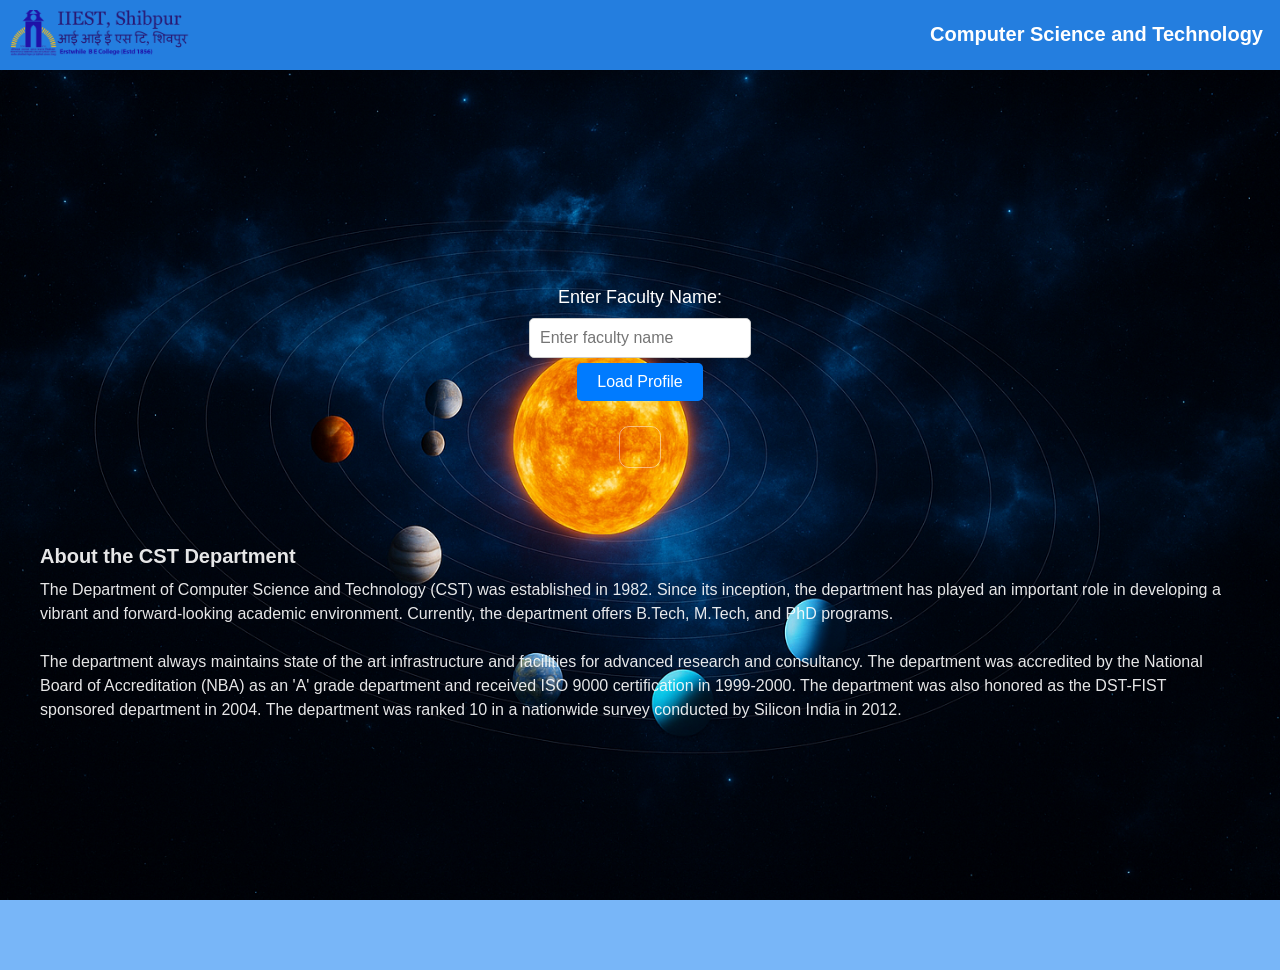
<file: 1/index.html>
<!DOCTYPE html>
<html lang="en">
<head>
    <meta charset="UTF-8">
    <meta name="viewport" content="width=device-width, initial-scale=1.0">
    <title>IIEST CST Faculty</title>
    <link rel="stylesheet" href="styles.css">

    
</head>
<body>
    <nav class="navbar">
        <div class="navbar-logo">
            <img src="images/iiest.png" alt="IIEST CST Logo">
        </div>
        <div class="navbar-content">
            <h1>Computer Science and Technology</h1>
        </div>
    </nav>

    <div class="index-container">
        <label class="input" for="facultyName">Enter Faculty Name:</label>
        <input class="input-text" type="text" id="facultyName" placeholder="Enter faculty name">
        <button class="button" onclick="loadFacultyProfile()">Load Profile</button>
        
        <div id="facultyProfile" class="faculty-profile"></div>

        <section class="department-description delayed">
            <h2>About the CST Department</h2>
            <p>  
            The Department of Computer Science and Technology (CST) was established in 1982. Since its inception, the department has played an important role in developing a vibrant and forward-looking academic environment. Currently, the department offers B.Tech, M.Tech, and PhD programs.
            <br><br>
            The department always maintains state of the art infrastructure and facilities for advanced research and consultancy. The department was accredited by the National Board of Accreditation (NBA) as an 'A' grade department and received ISO 9000 certification in 1999-2000. The department was also honored as the DST-FIST sponsored department in 2004. The department was ranked 10 in a nationwide survey conducted by Silicon India in 2012.
            </p>
        </section>
    </div>

    <script src="script.js"></script>
</body>
</html>
</file>
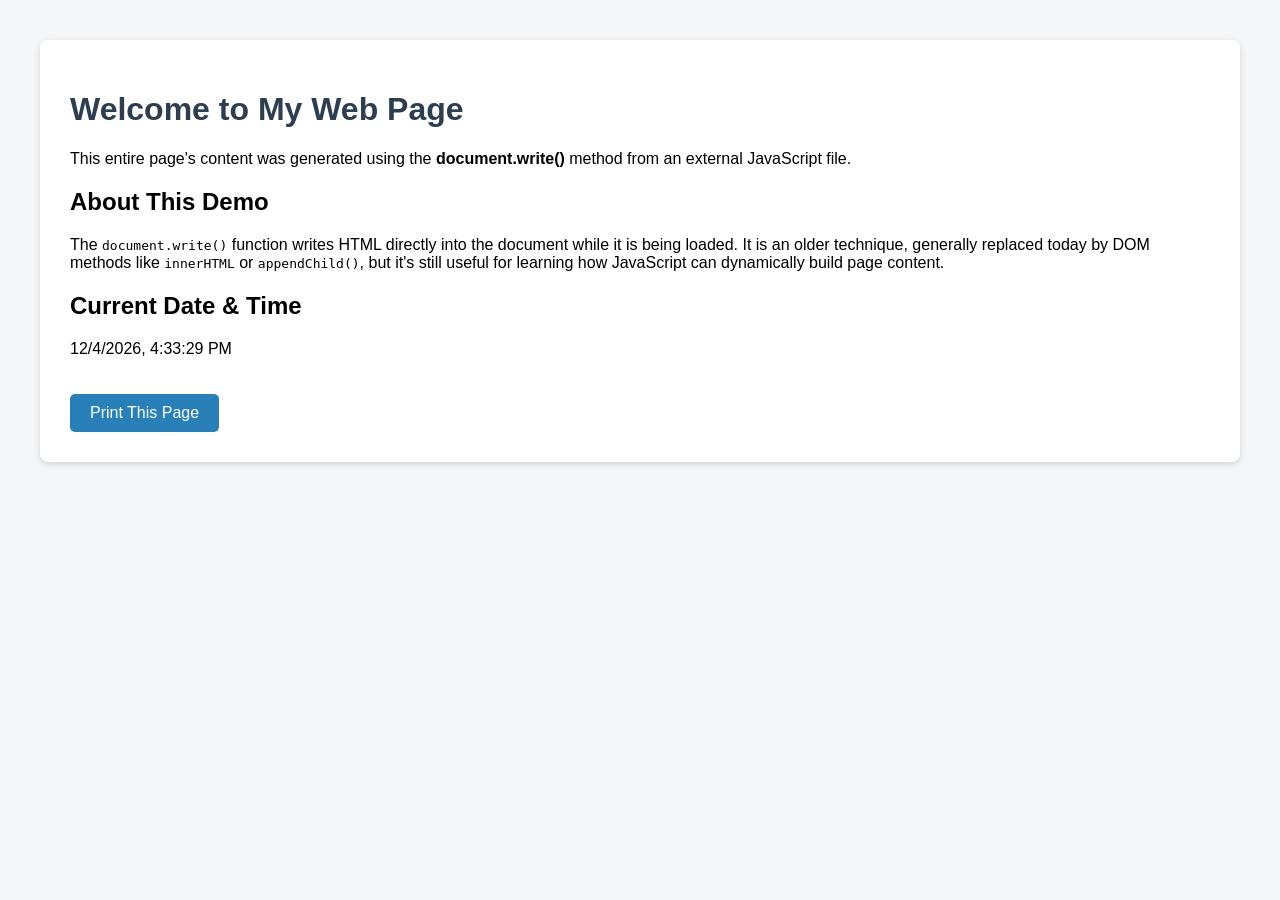
<file: 2/index.html>
<!DOCTYPE html>
<html lang="en">
<head>
    <meta charset="UTF-8">
    <title>Document.write() Demo</title>
    <style>
        body {
            font-family: Arial, sans-serif;
            margin: 40px;
            background-color: #f4f6f8;
        }
        .container {
            background: #fff;
            padding: 30px;
            border-radius: 8px;
            box-shadow: 0 2px 6px rgba(0,0,0,0.15);
        }
        h1 {
            color: #2c3e50;
        }
        button {
            padding: 10px 20px;
            font-size: 16px;
            background-color: #2980b9;
            color: white;
            border: none;
            border-radius: 5px;
            cursor: pointer;
            margin-top: 20px;
        }
        button:hover {
            background-color: #1c5980;
        }
        
    </style>
</head>
<body>
    <!-- Content generated entirely via document.write() in script.js -->
    <script src="script.js"></script>
</body>
</html>
</file>
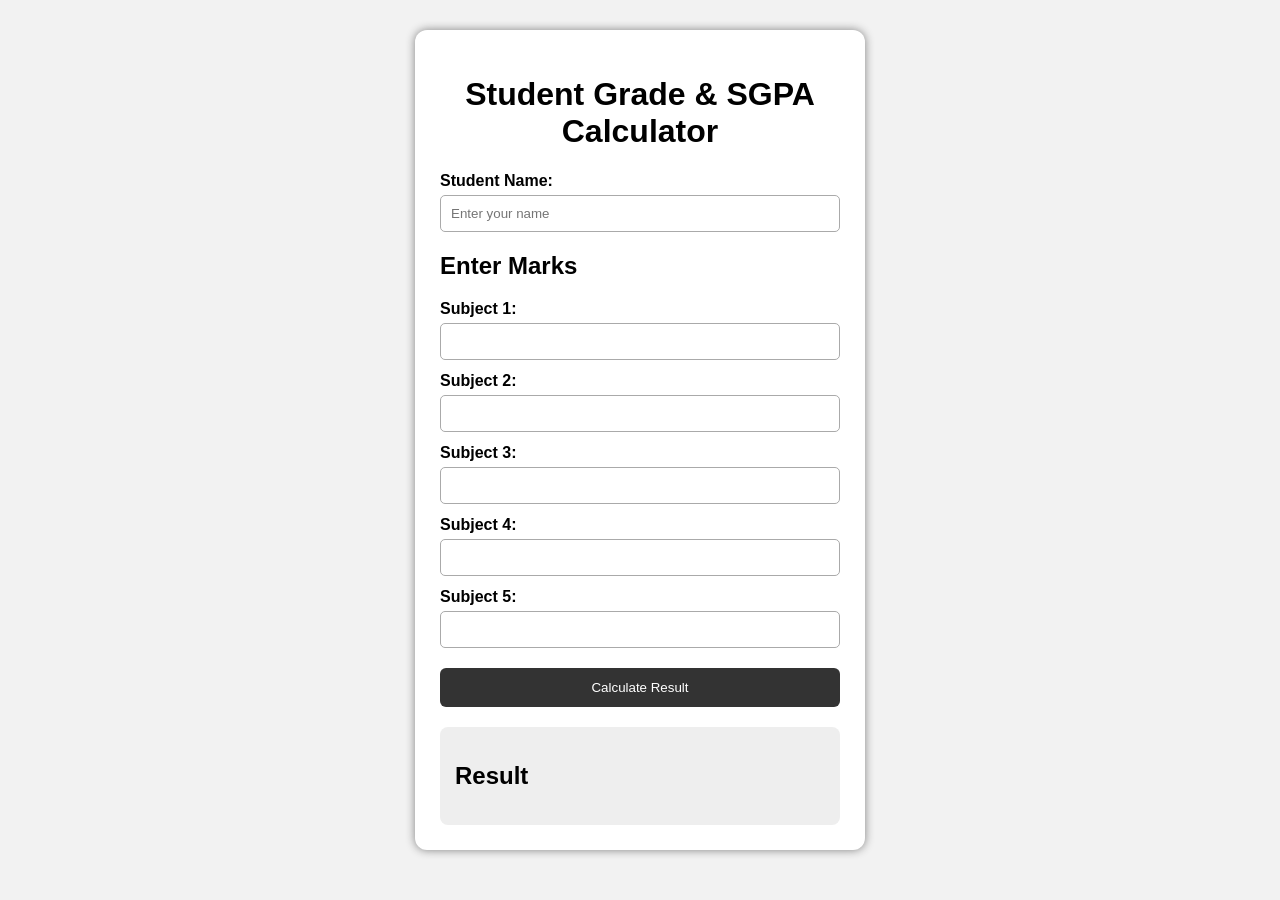
<file: 3/index.html>
<!DOCTYPE html>
<html lang="en">
<head>
    <meta charset="UTF-8">
    <meta name="viewport" content="width=device-width, initial-scale=1.0">
    <title>Student Grade & SGPA Calculator</title>
    <link rel="stylesheet" href="style.css">
</head>

<body>

    <div class="container">
        <h1>Student Grade & SGPA Calculator</h1>

        <label for="name">Student Name:</label>
        <input type="text" id="name" placeholder="Enter your name">

        <h2>Enter Marks</h2>

        <label>Subject 1:</label>
        <input type="number" id="sub1" min="0" max="100">

        <label>Subject 2:</label>
        <input type="number" id="sub2" min="0" max="100">

        <label>Subject 3:</label>
        <input type="number" id="sub3" min="0" max="100">

        <label>Subject 4:</label>
        <input type="number" id="sub4" min="0" max="100">

        <label>Subject 5:</label>
        <input type="number" id="sub5" min="0" max="100">

        <button onclick="calculateResult()">Calculate Result</button>

        <div id="error"></div>

        <div id="result">
            <h2>Result</h2>

            <p id="studentName"></p>
            <p id="total"></p>
            <p id="percentage"></p>
            <p id="grades"></p>
            <p id="sgpa"></p>
            <p id="finalResult"></p>
        </div>
    </div>

    <script src="script.js"></script>
</body>
</html>
</file>
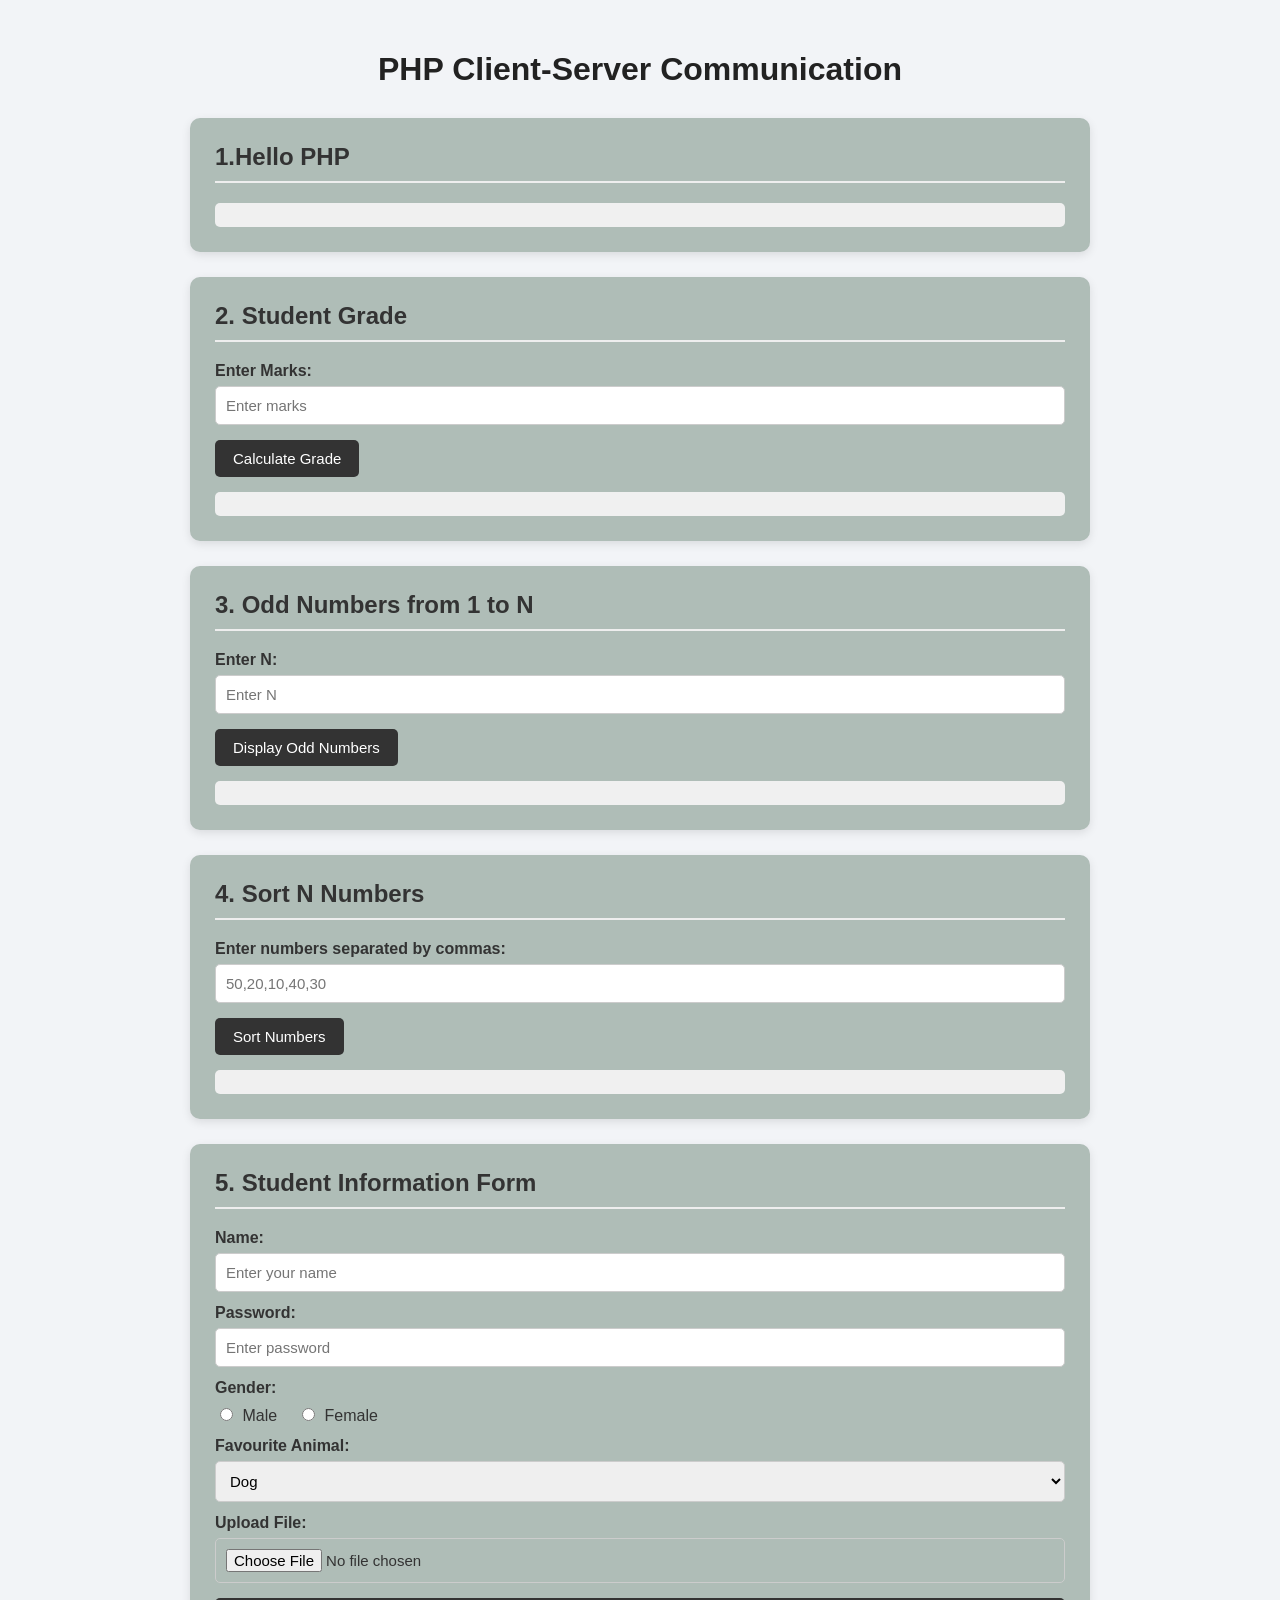
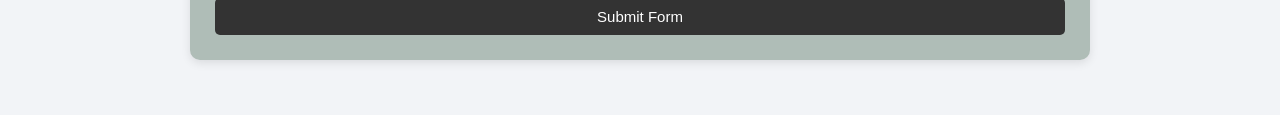
<file: 4/index.html>
<!DOCTYPE html>
<html lang="en">

<head>
    <meta charset="UTF-8">
    <meta name="viewport" content="width=device-width, initial-scale=1.0">

    <title>PHP Client-Server Communication</title>

    <link rel="stylesheet" href="style.css">
</head>

<body>

    <div class="container">

        <h1>PHP Client-Server Communication</h1>

        <section class="card">

            <h2>1.Hello PHP</h2>

            <!-- <button onclick="helloPHP()">
                Display Hello PHP
            </button>  -->

            <div id="helloResult" class="result"></div>

        </section>


        <section class="card">

            <h2>2. Student Grade</h2>

            <label for="marks">Enter Marks:</label>

            <input
                type="number"
                id="marks"
                min="0"
                max="100"
                placeholder="Enter marks"
            >

            <button onclick="calculateGrade()">
                Calculate Grade
            </button>

            <div id="gradeResult" class="result"></div>

        </section>


        <!-- 3. Odd Numbers -->
        <section class="card">

            <h2>3. Odd Numbers from 1 to N</h2>

            <label for="nOdd">Enter N:</label>

            <input
                type="number"
                id="nOdd"
                min="1"
                placeholder="Enter N"
            >

            <button onclick="displayOddNumbers()">
                Display Odd Numbers
            </button>

            <div id="oddResult" class="result"></div>

        </section>


        <section class="card">

            <h2>4. Sort N Numbers</h2>

            <label for="numbers">
                Enter numbers separated by commas:
            </label>

            <input
                type="text"
                id="numbers"
                placeholder="50,20,10,40,30"
            >

            <button onclick="sortNumbers()">
                Sort Numbers
            </button>

            <div id="sortResult" class="result"></div>

        </section>

        <section class="card">

            <h2>5. Student Information Form</h2>

            <form
                action="form.php"
                method="POST"
                enctype="multipart/form-data"
            >

                <!-- Textbox -->
                <label for="name">Name:</label>

                <input
                    type="text"
                    id="name"
                    name="name"
                    placeholder="Enter your name"
                    required
                >


                <label for="password">Password:</label>

                <input
                    type="password"
                    id="password"
                    name="password"
                    placeholder="Enter password"
                    required
                >


                <!-- Radio / Option button -->
                <label>Gender:</label>

                <div class="radio-group">

                    <label>
                        <input
                            type="radio"
                            name="gender"
                            value="Male"
                            required
                        >
                        Male
                    </label>

                    <label>
                        <input
                            type="radio"
                            name="gender"
                            value="Female"
                        >
                        Female
                    </label>

                </div>



                <label for="animal">Favourite Animal:</label>

                <select id="animal" name="animal">

                    <option value="Dog">Dog</option>
                    <option value="Cat">Cat</option>
                    <option value="Lion">Lion</option>
                    <option value="Tiger">Tiger</option>

                </select>


                <label for="file">Upload File:</label>

                <input
                    type="file"
                    id="file"
                    name="file"
                >


                <input
                    type="hidden"
                    name="hiddenValue"
                    value="PHP Client Server Practical"
                >


                <button type="submit">
                    Submit Form
                </button>

            </form>

        </section>




    <script src="script.js"></script>

</body>

</html>
</file>
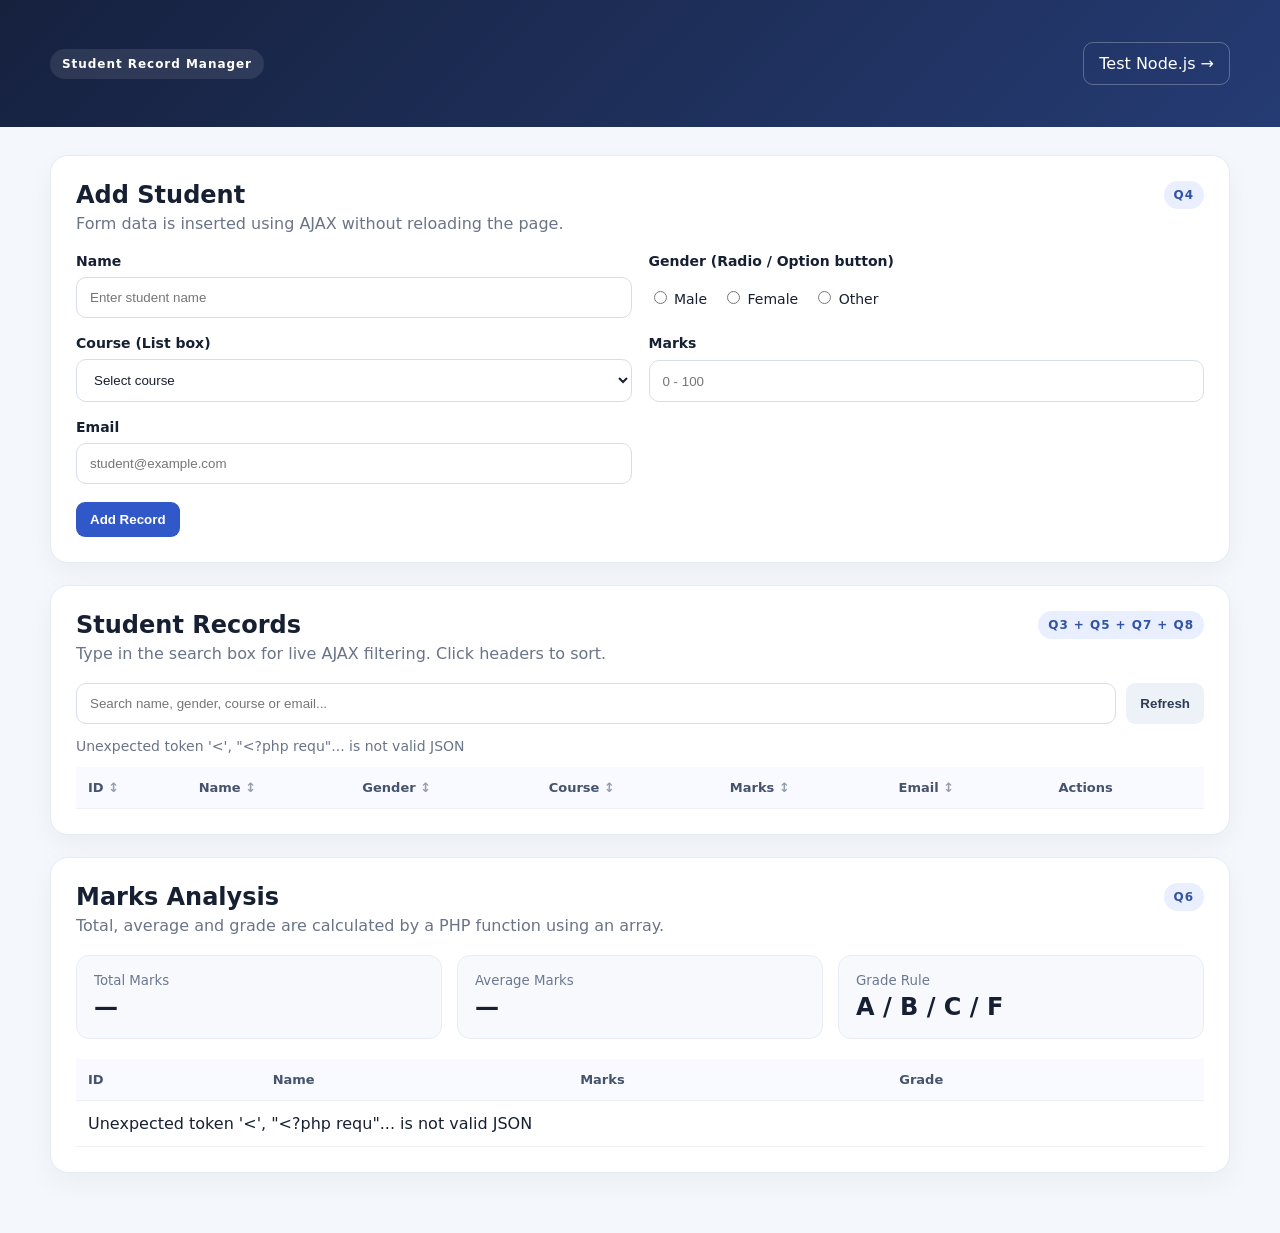
<file: 5/index.html>
<!DOCTYPE html>
<html lang="en">
<head>
    <meta charset="UTF-8">
    <meta name="viewport" content="width=device-width, initial-scale=1.0">
    <title>Assignment 5 | AJAX PHP SQL Node.js</title>
    <link rel="stylesheet" href="css/style.css">
</head>
<body>
<header class="hero">
    <div>
        <span class="badge">Student Record Manager</span>
    </div>
    <a class="node-link" href="http://localhost:3000" target="_blank">Test Node.js →</a>
</header>

<main class="container">
    <section class="card">
        <div class="section-heading">
            <div>
                <h2>Add Student</h2>
                <p>Form data is inserted using AJAX without reloading the page.</p>
            </div>
            <span class="qtag">Q4</span>
        </div>

        <form id="studentForm">
            <div class="form-grid">
                <label>
                    Name
                    <input type="text" id="name" name="name" placeholder="Enter student name" required>
                </label>

                <label>
                    Gender (Radio / Option button)
                    <span class="radio-group">
                        <span><input type="radio" name="gender" value="Male" required> Male</span>
                        <span><input type="radio" name="gender" value="Female"> Female</span>
                        <span><input type="radio" name="gender" value="Other"> Other</span>
                    </span>
                </label>

                <label>
                    Course (List box)
                    <select id="course" name="course" required>
                        <option value="">Select course</option>
                        <option value="CSE">CSE</option>
                        <option value="ECE">ECE</option>
                        <option value="IT">IT</option>
                        <option value="EE">EE</option>
                        <option value="ME">ME</option>
                    </select>
                </label>

                <label>
                    Marks
                    <input type="number" id="marks" name="marks" min="0" max="100" placeholder="0 - 100" required>
                </label>

                <label>
                    Email
                    <input type="email" id="email" name="email" placeholder="student@example.com" required>
                </label>

                <input type="hidden" name="source" value="assignment5">
            </div>
            <button class="primary" type="submit">Add Record</button>
            <span id="formMessage" class="message"></span>
        </form>
    </section>

    <section class="card">
        <div class="section-heading">
            <div>
                <h2>Student Records</h2>
                <p>Type in the search box for live AJAX filtering. Click headers to sort.</p>
            </div>
            <span class="qtag">Q3 + Q5 + Q7 + Q8</span>
        </div>

        <div class="toolbar">
            <input type="search" id="search" placeholder="Search name, gender, course or email...">
            <button id="refreshBtn" class="secondary">Refresh</button>
        </div>

        <div id="tableStatus" class="status">Loading records...</div>
        <div class="table-wrap">
            <table>
                <thead>
                    <tr>
                        <th data-sort="id">ID <span>↕</span></th>
                        <th data-sort="name">Name <span>↕</span></th>
                        <th data-sort="gender">Gender <span>↕</span></th>
                        <th data-sort="course">Course <span>↕</span></th>
                        <th data-sort="marks">Marks <span>↕</span></th>
                        <th data-sort="email">Email <span>↕</span></th>
                        <th>Actions</th>
                    </tr>
                </thead>
                <tbody id="studentBody"></tbody>
            </table>
        </div>
    </section>

    <section class="card">
        <div class="section-heading">
            <div>
                <h2>Marks Analysis</h2>
                <p>Total, average and grade are calculated by a PHP function using an array.</p>
            </div>
            <span class="qtag">Q6</span>
        </div>

        <div class="stats">
            <div class="stat"><small>Total Marks</small><strong id="totalMarks">—</strong></div>
            <div class="stat"><small>Average Marks</small><strong id="avgMarks">—</strong></div>
            <div class="stat"><small>Grade Rule</small><strong>A / B / C / F</strong></div>
        </div>

        <div class="table-wrap">
            <table>
                <thead>
                    <tr><th>ID</th><th>Name</th><th>Marks</th><th>Grade</th></tr>
                </thead>
                <tbody id="statsBody"></tbody>
            </table>
        </div>
    </section>

</main>

<div id="editModal" class="modal hidden">
    <div class="modal-box">
        <button id="closeModal" class="close">×</button>
        <h2>Edit Student</h2>
        <form id="editForm">
            <input type="hidden" id="editId">
            <label>Name<input id="editName" required></label>
            <label>Gender
                <select id="editGender" required>
                    <option>Male</option><option>Female</option><option>Other</option>
                </select>
            </label>
            <label>Course
                <select id="editCourse" required>
                    <option>CSE</option><option>ECE</option><option>IT</option><option>EE</option><option>ME</option>
                </select>
            </label>
            <label>Marks<input type="number" id="editMarks" min="0" max="100" required></label>
            <label>Email<input type="email" id="editEmail" required></label>
            <button class="primary" type="submit">Save Changes</button>
            <span id="editMessage" class="message"></span>
        </form>
    </div>
</div>

<script src="js/app.js"></script>
</body>
</html>
</file>
<file: 1/styles.css>
/* Reset default margin and padding */
body, h1, ul, p {
    margin: 0;
    padding: 0;
}

body {
    background-image: url("images/bg.png");
    background-size: cover;
    background-position: center;
    background-repeat: no-repeat;
    background-attachment: fixed;
}

/* Style the body with a blue theme */
body {
    font-family: "Helvetica Neue", Helvetica, Arial, sans-serif;
    background-color: #78b6f8;
    color: #333; /* Change text color to dark gray */
}

/* Style the navigation bar */
.navbar {
    background-color: #247edf;
    color: #fff;
    display: flex;
    justify-content: space-between; /* Align logo and text horizontally */
    align-items: center; /* Center vertically */
    padding: 10px;
}

/* Style the logo in the navbar */
.navbar-logo img {
    max-width: 190px; /* Adjust the size as needed */
}

/* Style the text within the navigation bar */
.navbar h1 {
    font-family: 'Gill Sans', 'Gill Sans MT', Calibri, 'Trebuchet MS', sans-serif;
    font-size: 20px;
    margin: 7px;
}

/* Style the department description section */
.department-description {
    background: transparent;
    padding: 20px;
    margin: 20px;
    color: white;
    opacity: 0;
    animation: fadeIn 1s ease forwards;
    animation-delay: 5s;
}

/* Style the department description heading */
.department-description h2 {
    font-size: 20px;
    margin-bottom: 10px;
}

/* Style the department description paragraph */
.department-description p {
    font-size: 16px;
    line-height: 1.5;
}

/* Center the faculty container */
.index-container {
    display: flex;
    flex-direction: column;
    align-items: center;
    justify-content: center;
    min-height: 100vh;
}

/* Style the input and button */
.input {
    font-size: 18px;
    margin-bottom: 10px;
    margin-top: 10px;
    color: #fff;
}

.input-text {
    padding: 10px;
    font-size: 16px;
    border: 1px solid #ccc;
    border-radius: 5px;
    background-color: #fff;
    color: #333;
}

.button {
    padding: 10px 20px;
    margin: 5px;
    font-size: 16px;
    background-color: #007bff;
    color: #fff;
    border: none;
    border-radius: 5px;
    cursor: pointer;
}

.button:hover {
    background-color: #003c80;
}

/* Style the faculty profile box */
.faculty-profile {
    background-color: transparent;
    border: 1px solid rgba(255,255,255,0.6);
    border-radius: 10px;
    padding: 20px;
    margin: 20px auto;
    max-width: 500px;
    color: white;
    opacity: 0.8;
    animation: profileAppear 1s ease forwards;
    animation-delay: 5s;
}

/* Style faculty name */
.faculty-name {
    font-family: "Roboto", "Courier New", monospace;
    font-size: 28px; /* Increase font size for the name */
    font-weight: bold; /* Make the name bold */
    margin-bottom: 10px;
    text-align: center;
}

/* Style faculty photo with a constant size */
.faculty-photo {
    width: 200px;
    height: 200px;
    object-fit: cover;
    border-radius: 50%;
    margin: 0 auto; /* Center the image horizontally */
    display: block; /* Ensure image is centered properly */
    margin-bottom: 15px;
}

.delayed{
    opacity:0.9;
    animation:fadeIn 1.5s ease forwards;
    animation-delay: 3s;
}
/* Style faculty details */
.faculty-email,
.faculty-qualification,
.faculty-teaching,
.faculty-research-areas {
    font-size: 18px; /* Increase font size for details */
    margin-bottom: 10px;
}

ul {
    list-style-type: disc;
    margin-left: 20px;
}

/* Style faculty subjects and research areas */
ul li {
    font-size: 16px;
    margin-bottom: 5px;
}

/* Style strong elements */
strong {
    font-weight: bold;
}
</file>
<file: 3/style.css>
* {
    box-sizing: border-box;
}

body {
    font-family: Arial, sans-serif;
    background-color: #f2f2f2;
    margin: 0;
    padding: 30px;
}

.container {
    width: 450px;
    margin: auto;
    padding: 25px;
    background-color: white;
    border-radius: 12px;
    box-shadow: 0 0 10px gray;
}

h1 {
    text-align: center;
}

h2 {
    margin-top: 20px;
}

label {
    display: block;
    margin-top: 12px;
    font-weight: bold;
}

input {
    width: 100%;
    padding: 10px;
    margin-top: 5px;
    border: 1px solid #aaa;
    border-radius: 5px;
}

button {
    width: 100%;
    padding: 12px;
    margin-top: 20px;
    background-color: #333;
    color: white;
    border: none;
    border-radius: 6px;
    cursor: pointer;
}

button:hover {
    background-color: #555;
}

#result {
    margin-top: 20px;
    padding: 15px;
    border-radius: 8px;
    background-color: #eee;
}

#error {
    color: red;
    font-weight: bold;
    margin-top: 15px;
}

.pass {
    background-color: #c8f7c5 ;
    color: green;
}

.fail {
    background-color: #ffcaca ;
    color: red;
}
</file>
<file: 4/style.css>
* {
    box-sizing: border-box;
}

body {
    margin: 0;
    padding: 30px;

    font-family: Arial, sans-serif;

    background: #f2f4f7;
    color: #333;
}

.container {
    width: 90%;
    max-width: 900px;

    margin: auto;
}

h1 {
    text-align: center;

    margin-bottom: 30px;

    color: #222;
}

.card {
    background: rgb(175, 189, 183);

    padding: 25px;

    margin-bottom: 25px;

    border-radius: 10px;

    box-shadow: 0 3px 10px rgba(0, 0, 0, 0.1);
}

.card h2 {
    margin-top: 0;

    color: #333;

    border-bottom: 2px solid #eee;

    padding-bottom: 10px;
}

label {
    display: block;

    margin-top: 12px;
    margin-bottom: 6px;

    font-weight: bold;
}

input[type="text"],
input[type="number"],
input[type="password"],
input[type="file"],
select {
    width: 100%;

    padding: 10px;

    border: 1px solid #ccc;

    border-radius: 5px;

    font-size: 15px;
}

button {
    margin-top: 15px;

    padding: 10px 18px;

    border: none;

    border-radius: 5px;

    background: #333;

    color: white;

    font-size: 15px;

    cursor: pointer;
}

button:hover {
    background: #555;
}

.result {
    margin-top: 15px;

    padding: 12px;

    background: #f0f0f0;

    border-radius: 5px;

    min-height: 20px;
}

.radio-group {
    display: flex;

    gap: 20px;

    margin-top: 8px;
}

.radio-group label {
    font-weight: normal;

    margin: 0;
}

.radio-group input {
    margin-right: 5px;
}

form button {
    width: 100%;
}
</file>
<file: 5/css/style.css>
* { box-sizing: border-box; }

:root {
    font-family: Inter, ui-sans-serif, system-ui, -apple-system, BlinkMacSystemFont, "Segoe UI", sans-serif;
    color: #172033;
    background: #f4f7fb;
}

body { margin: 0; }

.hero {
    background: linear-gradient(135deg, #16213e, #253b73);
    color: white;
    padding: 42px max(24px, calc((100% - 1180px) / 2));
    display: flex;
    justify-content: space-between;
    gap: 20px;
    align-items: center;
}

.hero h1 { margin: 10px 0 5px; font-size: clamp(28px, 4vw, 44px); }
.hero p { margin: 0; color: #d8e2ff; }
.badge, .qtag {
    display: inline-block;
    border-radius: 999px;
    font-size: 12px;
    font-weight: 800;
    letter-spacing: .08em;
}
.badge { background: #ffffff18; padding: 8px 12px; }
.qtag { background: #e9efff; color: #3153a5; padding: 7px 10px; }

.node-link {
    color: white;
    text-decoration: none;
    border: 1px solid #ffffff44;
    padding: 11px 15px;
    border-radius: 10px;
    white-space: nowrap;
}

.container { width: min(1180px, calc(100% - 32px)); margin: 28px auto 60px; }

.card {
    background: white;
    border: 1px solid #e6eaf2;
    border-radius: 18px;
    padding: 25px;
    margin-bottom: 22px;
    box-shadow: 0 10px 28px #1c2b4b0b;
}

.section-heading {
    display: flex;
    justify-content: space-between;
    gap: 15px;
    align-items: flex-start;
    margin-bottom: 20px;
}
h2 { margin: 0 0 5px; }
.section-heading p { margin: 0; color: #6a7488; }

.form-grid {
    display: grid;
    grid-template-columns: repeat(2, minmax(0, 1fr));
    gap: 17px;
}
label { display: grid; gap: 8px; font-weight: 700; font-size: 14px; }
input, select {
    width: 100%;
    border: 1px solid #d7deeb;
    border-radius: 10px;
    padding: 12px 13px;
    background: #fff;
    color: #172033;
    outline: none;
}
input:focus, select:focus { border-color: #5675d9; box-shadow: 0 0 0 3px #5675d91c; }

.radio-group { display: flex; gap: 15px; flex-wrap: wrap; padding: 11px 0; }
.radio-group span { font-weight: 500; }
.radio-group input { width: auto; }

button {
    border: 0;
    border-radius: 9px;
    padding: 10px 14px;
    cursor: pointer;
    font-weight: 750;
}
.primary { background: #3158c9; color: white; margin-top: 18px; }
.secondary { background: #edf1f8; color: #2e3b55; }
.primary:hover { background: #2749aa; }

.message { margin-left: 10px; font-weight: 700; }
.success { color: #13834a; }
.error { color: #c5313e; }

.toolbar { display: flex; gap: 10px; margin-bottom: 14px; }
.toolbar input { flex: 1; }

.status { color: #6a7488; margin: 8px 0 13px; font-size: 14px; }
.table-wrap { overflow-x: auto; }
table { width: 100%; border-collapse: collapse; min-width: 780px; }
th, td { padding: 13px 12px; border-bottom: 1px solid #edf0f5; text-align: left; }
th {
    background: #f8faff;
    color: #46536c;
    font-size: 13px;
    cursor: pointer;
    user-select: none;
}
th span { opacity: .55; }
tbody tr:hover { background: #fafcff; }

.pill, .grade {
    display: inline-block;
    padding: 4px 9px;
    border-radius: 999px;
    font-size: 12px;
    font-weight: 800;
}
.pill { background: #edf2ff; color: #3153a5; }
.grade-A { background: #dff7e8; color: #11783f; }
.grade-B { background: #e1efff; color: #185c9f; }
.grade-C { background: #fff0cf; color: #8c5c00; }
.grade-F { background: #ffe1e4; color: #ae2634; }

.actions { display: flex; gap: 6px; }
.edit { background: #e8efff; color: #2d57b6; }
.delete { background: #ffe7e9; color: #ad2632; }
.empty { text-align: center; padding: 30px; color: #7c879b; }

.stats {
    display: grid;
    grid-template-columns: repeat(3, 1fr);
    gap: 15px;
    margin-bottom: 20px;
}
.stat { background: #f7f9fd; border: 1px solid #e8edf5; border-radius: 13px; padding: 17px; }
.stat small { display: block; color: #6d7890; margin-bottom: 5px; }
.stat strong { font-size: 24px; }

.instructions li { margin: 10px 0; line-height: 1.55; }
code { background: #f0f3f8; padding: 2px 5px; border-radius: 5px; }

.modal {
    position: fixed; inset: 0; background: #10182b88;
    display: grid; place-items: center; padding: 20px; z-index: 5;
}
.hidden { display: none; }
.modal-box {
    position: relative; width: min(520px, 100%); background: white;
    border-radius: 18px; padding: 25px; box-shadow: 0 25px 70px #0004;
}
.modal-box form { display: grid; gap: 13px; margin-top: 18px; }
.close { position: absolute; right: 15px; top: 12px; font-size: 25px; background: transparent; }

@media (max-width: 720px) {
    .hero { display: block; }
    .node-link { display: inline-block; margin-top: 20px; }
    .form-grid, .stats { grid-template-columns: 1fr; }
    .toolbar { flex-direction: column; }
    .message { display: block; margin: 10px 0 0; }
}
</file>
